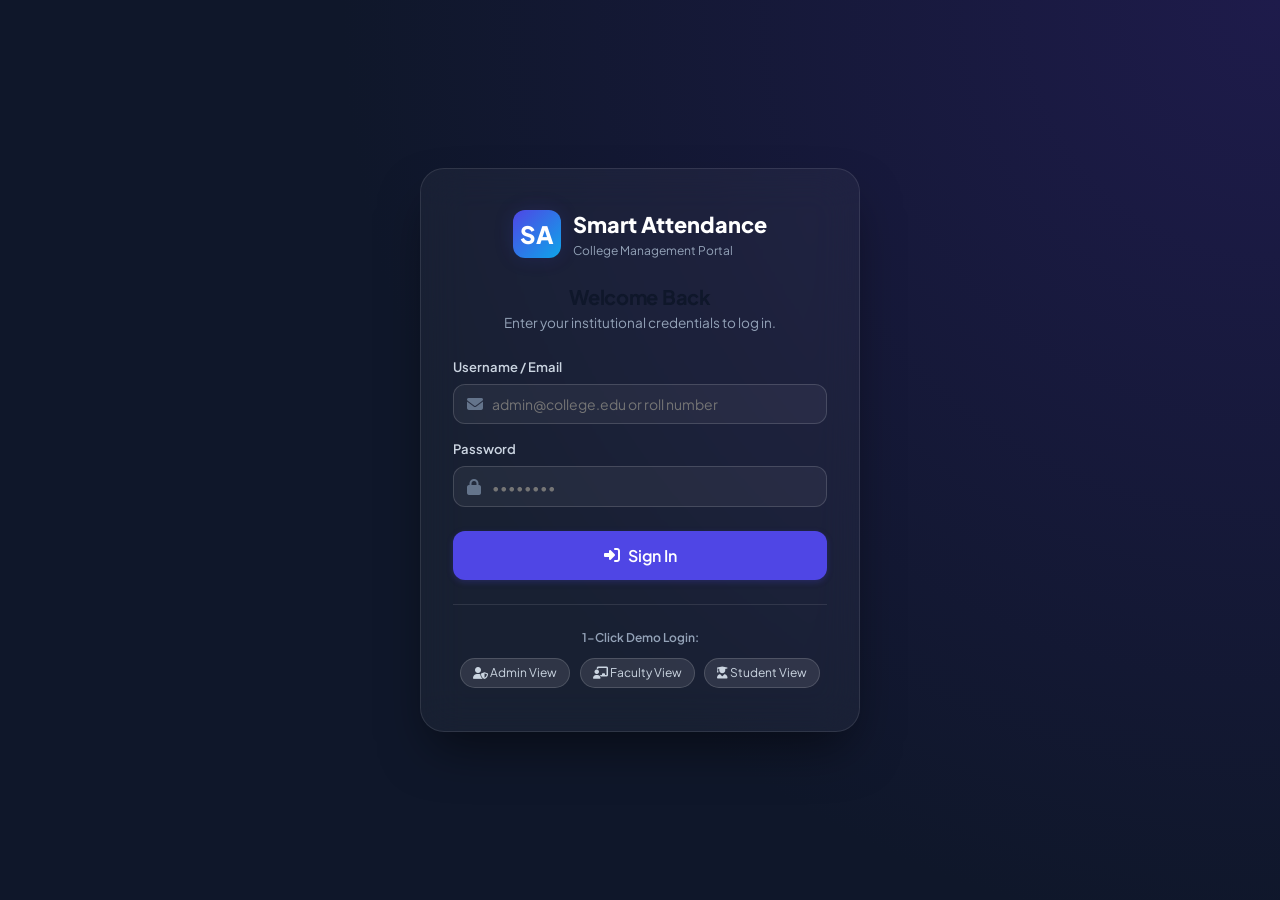
<file: frontend/index.html>
<!DOCTYPE html>
<html lang="en">
<head>
  <meta charset="UTF-8">
  <meta name="viewport" content="width=device-width, initial-scale=1.0">
  <title>Smart Attendance Management System</title>
  <style>
    body {
      background-color: #0f172a;
      color: #ffffff;
      font-family: system-ui, -apple-system, sans-serif;
      display: flex;
      align-items: center;
      justify-content: center;
      height: 100vh;
      margin: 0;
    }
    .loading-box {
      text-align: center;
    }
    .spinner {
      border: 4px solid rgba(255,255,255,0.1);
      width: 40px;
      height: 40px;
      border-radius: 50%;
      border-left-color: #6366f1;
      animation: spin 1s linear infinite;
      margin: 0 auto 1rem;
    }
    @keyframes spin {
      0% { transform: rotate(0deg); }
      100% { transform: rotate(360deg); }
    }
  </style>
</head>
<body>
  <div class="loading-box">
    <div class="spinner"></div>
    <div>Loading Smart Attendance System...</div>
  </div>

  <script src="js/mock-data.js"></script>
  <script src="js/api.js"></script>
  <script src="js/auth.js"></script>
  <script>
    document.addEventListener('DOMContentLoaded', () => {
      if (!AuthService.isAuthenticated()) {
        window.location.href = 'pages/login.html';
      } else {
        const user = AuthService.getCurrentUser();
        if (user.role === 'ADMIN') window.location.href = 'pages/admin-dashboard.html';
        else if (user.role === 'FACULTY') window.location.href = 'pages/faculty-dashboard.html';
        else window.location.href = 'pages/student-dashboard.html';
      }
    });
  </script>
</body>
</html>
</file>
<file: frontend/css/main.css>
/* ==========================================================================
   Smart Attendance Management System - Main Design System & CSS Variables
   ========================================================================== */

@import url('https://fonts.googleapis.com/css2?family=Plus+Jakarta+Sans:wght@300;400;500;600;700;800&display=swap');

:root {
  /* Color Palette - Premium Slate & Electric Indigo Theme */
  --bg-main: #f8fafc;
  --bg-surface: #ffffff;
  --bg-surface-elevated: #ffffff;
  --bg-sidebar: #0f172a;
  --bg-sidebar-hover: #1e293b;
  --bg-sidebar-active: #334155;
  
  --text-primary: #0f172a;
  --text-secondary: #475569;
  --text-muted: #94a3b8;
  --text-inverse: #ffffff;
  --text-sidebar: #cbd5e1;
  --text-sidebar-active: #ffffff;

  --primary: #4f46e5;
  --primary-hover: #4338ca;
  --primary-light: #eef2ff;
  --primary-glow: rgba(79, 70, 229, 0.25);

  --secondary: #0ea5e9;
  --secondary-hover: #0284c7;
  --secondary-light: #e0f2fe;

  --success: #10b981;
  --success-hover: #059669;
  --success-light: #d1fae5;
  --success-glow: rgba(16, 185, 129, 0.25);

  --warning: #f59e0b;
  --warning-hover: #d97706;
  --warning-light: #fef3c7;

  --danger: #ef4444;
  --danger-hover: #dc2626;
  --danger-light: #fee2e2;
  --danger-glow: rgba(239, 68, 68, 0.25);

  --border-color: #e2e8f0;
  --border-color-subtle: #f1f5f9;
  --border-radius-sm: 8px;
  --border-radius-md: 12px;
  --border-radius-lg: 16px;
  --border-radius-xl: 24px;
  --border-radius-full: 9999px;

  /* Shadows */
  --shadow-sm: 0 1px 2px 0 rgba(0, 0, 0, 0.05);
  --shadow-md: 0 4px 6px -1px rgba(0, 0, 0, 0.07), 0 2px 4px -2px rgba(0, 0, 0, 0.05);
  --shadow-lg: 0 10px 15px -3px rgba(0, 0, 0, 0.08), 0 4px 6px -4px rgba(0, 0, 0, 0.04);
  --shadow-xl: 0 20px 25px -5px rgba(0, 0, 0, 0.1), 0 8px 10px -6px rgba(0, 0, 0, 0.04);
  --shadow-glow: 0 0 20px rgba(79, 70, 229, 0.15);

  /* Glassmorphism & Transitions */
  --glass-bg: rgba(255, 255, 255, 0.75);
  --glass-border: rgba(255, 255, 255, 0.4);
  --glass-backdrop: blur(16px);
  --transition-fast: all 0.15s cubic-bezier(0.4, 0, 0.2, 1);
  --transition-normal: all 0.25s cubic-bezier(0.4, 0, 0.2, 1);
  --transition-slow: all 0.35s cubic-bezier(0.4, 0, 0.2, 1);

  /* Layout dimensions */
  --sidebar-width: 260px;
  --sidebar-collapsed-width: 80px;
  --header-height: 70px;
  --font-family: 'Plus Jakarta Sans', -apple-system, BlinkMacSystemFont, 'Segoe UI', Roboto, sans-serif;
}

/* Dark Mode Overrides */
[data-theme="dark"] {
  --bg-main: #0b0f17;
  --bg-surface: #151c2c;
  --bg-surface-elevated: #1e293b;
  --bg-sidebar: #090d16;
  --bg-sidebar-hover: #151c2c;
  --bg-sidebar-active: #1e293b;

  --text-primary: #f8fafc;
  --text-secondary: #94a3b8;
  --text-muted: #64748b;
  --text-inverse: #0f172a;
  
  --border-color: #1e293b;
  --border-color-subtle: #151c2c;

  --glass-bg: rgba(21, 28, 44, 0.85);
  --glass-border: rgba(255, 255, 255, 0.08);

  --shadow-sm: 0 1px 2px 0 rgba(0, 0, 0, 0.3);
  --shadow-md: 0 4px 6px -1px rgba(0, 0, 0, 0.4);
  --shadow-lg: 0 10px 15px -3px rgba(0, 0, 0, 0.5);
}

/* CSS Reset & Global Base Styles */
*, *::before, *::after {
  box-sizing: border-box;
  margin: 0;
  padding: 0;
}

html, body {
  height: 100%;
  font-family: var(--font-family);
  background-color: var(--bg-main);
  color: var(--text-primary);
  line-height: 1.5;
  -webkit-font-smoothing: antialiased;
  -moz-osx-font-smoothing: grayscale;
}

a {
  color: var(--primary);
  text-decoration: none;
  transition: var(--transition-fast);
}

a:hover {
  color: var(--primary-hover);
}

button, input, select, textarea {
  font-family: inherit;
  font-size: inherit;
}

button {
  cursor: pointer;
  border: none;
  outline: none;
  background: none;
}

/* Typography Utilities */
h1, h2, h3, h4, h5, h6 {
  font-weight: 700;
  color: var(--text-primary);
  line-height: 1.25;
}

h1 { font-size: 1.875rem; letter-spacing: -0.02em; }
h2 { font-size: 1.5rem; letter-spacing: -0.015em; }
h3 { font-size: 1.25rem; letter-spacing: -0.01em; }
h4 { font-size: 1.125rem; }
h5 { font-size: 1rem; }
h6 { font-size: 0.875rem; }

.text-muted { color: var(--text-muted); }
.text-secondary { color: var(--text-secondary); }
.text-primary { color: var(--primary); }
.text-success { color: var(--success); }
.text-warning { color: var(--warning); }
.text-danger { color: var(--danger); }
.font-semibold { font-weight: 600; }
.font-bold { font-weight: 700; }

/* Micro Animations */
@keyframes fadeIn {
  from { opacity: 0; transform: translateY(8px); }
  to { opacity: 1; transform: translateY(0); }
}

@keyframes slideInRight {
  from { opacity: 0; transform: translateX(20px); }
  to { opacity: 1; transform: translateX(0); }
}

@keyframes pulseGlow {
  0%, 100% { opacity: 1; transform: scale(1); }
  50% { opacity: 0.7; transform: scale(1.05); }
}

.animate-fade-in {
  animation: fadeIn 0.35s ease-out forwards;
}

.animate-pulse {
  animation: pulseGlow 2s infinite ease-in-out;
}

/* Utility Layout Classes */
.flex { display: flex; }
.flex-col { flex-direction: column; }
.items-center { align-items: center; }
.justify-between { justify-content: space-between; }
.justify-center { justify-content: center; }
.justify-end { justify-content: flex-end; }
.gap-1 { gap: 0.25rem; }
.gap-2 { gap: 0.5rem; }
.gap-3 { gap: 0.75rem; }
.gap-4 { gap: 1rem; }
.gap-6 { gap: 1.5rem; }
.grid { display: grid; }
.w-full { width: 100%; }

/* Scrollbar Styling */
::-webkit-scrollbar {
  width: 6px;
  height: 6px;
}
::-webkit-scrollbar-track {
  background: transparent;
}
::-webkit-scrollbar-thumb {
  background: var(--text-muted);
  border-radius: var(--border-radius-full);
  opacity: 0.5;
}
::-webkit-scrollbar-thumb:hover {
  background: var(--text-secondary);
}
</file>
<file: frontend/css/layout.css>
/* ==========================================================================
   Smart Attendance Management System - Layout & Sidebar CSS
   ========================================================================== */

/* Main App Shell Layout */
.app-shell {
  display: flex;
  min-height: 100vh;
  width: 100vw;
  overflow-x: hidden;
  background-color: var(--bg-main);
}

/* Sidebar Styles */
.sidebar {
  width: var(--sidebar-width);
  background-color: var(--bg-sidebar);
  color: var(--text-sidebar);
  display: flex;
  flex-direction: column;
  position: fixed;
  top: 0;
  bottom: 0;
  left: 0;
  z-index: 100;
  transition: var(--transition-normal);
  box-shadow: var(--shadow-lg);
}

.sidebar-header {
  height: var(--header-height);
  padding: 0 1.5rem;
  display: flex;
  align-items: center;
  gap: 0.75rem;
  border-bottom: 1px solid rgba(255, 255, 255, 0.08);
}

.sidebar-logo {
  width: 38px;
  height: 38px;
  background: linear-gradient(135deg, var(--primary), var(--secondary));
  border-radius: var(--border-radius-md);
  display: flex;
  align-items: center;
  justify-content: center;
  color: #ffffff;
  font-weight: 800;
  font-size: 1.2rem;
  box-shadow: var(--shadow-glow);
}

.sidebar-title-box {
  display: flex;
  flex-direction: column;
}

.sidebar-title {
  color: #ffffff;
  font-size: 1rem;
  font-weight: 700;
  line-height: 1.2;
  letter-spacing: -0.01em;
}

.sidebar-subtitle {
  font-size: 0.7rem;
  color: var(--text-muted);
  text-transform: uppercase;
  letter-spacing: 0.05em;
  font-weight: 600;
}

.sidebar-menu {
  flex: 1;
  padding: 1.25rem 0.75rem;
  overflow-y: auto;
  display: flex;
  flex-direction: column;
  gap: 0.25rem;
}

.menu-category {
  font-size: 0.6875rem;
  text-transform: uppercase;
  letter-spacing: 0.08em;
  color: var(--text-muted);
  font-weight: 700;
  padding: 0.75rem 0.875rem 0.375rem;
  margin-top: 0.5rem;
}

.nav-item {
  display: flex;
  align-items: center;
  gap: 0.875rem;
  padding: 0.75rem 0.875rem;
  color: var(--text-sidebar);
  border-radius: var(--border-radius-md);
  font-size: 0.875rem;
  font-weight: 500;
  transition: var(--transition-fast);
  text-decoration: none;
  position: relative;
}

.nav-item i {
  font-size: 1.15rem;
  width: 22px;
  text-align: center;
  color: var(--text-muted);
  transition: var(--transition-fast);
}

.nav-item:hover {
  background-color: var(--bg-sidebar-hover);
  color: #ffffff;
}

.nav-item:hover i {
  color: var(--secondary);
}

.nav-item.active {
  background: linear-gradient(90deg, var(--primary) 0%, rgba(79, 70, 229, 0.8) 100%);
  color: #ffffff;
  font-weight: 600;
  box-shadow: 0 4px 12px rgba(79, 70, 229, 0.3);
}

.nav-item.active i {
  color: #ffffff;
}

.nav-badge {
  margin-left: auto;
  background-color: var(--danger);
  color: #ffffff;
  font-size: 0.7rem;
  font-weight: 700;
  padding: 0.15rem 0.5rem;
  border-radius: var(--border-radius-full);
}

/* User Card in Sidebar Footer */
.sidebar-footer {
  padding: 1rem;
  border-top: 1px solid rgba(255, 255, 255, 0.08);
  background-color: rgba(0, 0, 0, 0.15);
}

.user-profile-card {
  display: flex;
  align-items: center;
  gap: 0.75rem;
  padding: 0.5rem;
  border-radius: var(--border-radius-md);
  background-color: var(--bg-sidebar-hover);
}

.user-avatar {
  width: 36px;
  height: 36px;
  border-radius: var(--border-radius-full);
  background: linear-gradient(135deg, #6366f1, #a855f7);
  display: flex;
  align-items: center;
  justify-content: center;
  color: #ffffff;
  font-weight: 700;
  font-size: 0.875rem;
  flex-shrink: 0;
}

.user-info {
  display: flex;
  flex-direction: column;
  overflow: hidden;
}

.user-name {
  color: #ffffff;
  font-size: 0.85rem;
  font-weight: 600;
  white-space: nowrap;
  overflow: hidden;
  text-overflow: ellipsis;
}

.user-role-badge {
  font-size: 0.65rem;
  font-weight: 700;
  text-transform: uppercase;
  letter-spacing: 0.04em;
  color: var(--secondary);
}

.logout-btn {
  margin-left: auto;
  color: var(--text-muted);
  padding: 0.4rem;
  border-radius: var(--border-radius-sm);
  transition: var(--transition-fast);
}

.logout-btn:hover {
  color: var(--danger);
  background-color: rgba(239, 68, 68, 0.15);
}

/* Main Content Area */
.main-wrapper {
  margin-left: var(--sidebar-width);
  flex: 1;
  display: flex;
  flex-direction: column;
  min-height: 100vh;
  width: calc(100% - var(--sidebar-width));
  transition: var(--transition-normal);
}

/* Top Header Bar */
.top-header {
  height: var(--header-height);
  background-color: var(--bg-surface);
  border-bottom: 1px solid var(--border-color);
  display: flex;
  align-items: center;
  justify-content: space-between;
  padding: 0 2rem;
  position: sticky;
  top: 0;
  z-index: 90;
  backdrop-filter: var(--glass-backdrop);
}

.header-left {
  display: flex;
  align-items: center;
  gap: 1rem;
}

.page-title {
  font-size: 1.25rem;
  font-weight: 700;
  color: var(--text-primary);
}

.page-breadcrumb {
  font-size: 0.8rem;
  color: var(--text-muted);
  display: flex;
  align-items: center;
  gap: 0.35rem;
}

.header-right {
  display: flex;
  align-items: center;
  gap: 1rem;
}

.role-switcher-dropdown {
  display: flex;
  align-items: center;
  gap: 0.5rem;
  background-color: var(--primary-light);
  padding: 0.35rem 0.75rem;
  border-radius: var(--border-radius-full);
  border: 1px solid rgba(79, 70, 229, 0.2);
}

.role-switcher-dropdown label {
  font-size: 0.75rem;
  font-weight: 700;
  color: var(--primary);
}

.role-switcher-dropdown select {
  background: transparent;
  border: none;
  font-size: 0.8rem;
  font-weight: 700;
  color: var(--primary-hover);
  cursor: pointer;
  outline: none;
}

.header-btn {
  width: 40px;
  height: 40px;
  border-radius: var(--border-radius-full);
  background-color: var(--bg-main);
  border: 1px solid var(--border-color);
  display: flex;
  align-items: center;
  justify-content: center;
  color: var(--text-secondary);
  position: relative;
  transition: var(--transition-fast);
}

.header-btn:hover {
  background-color: var(--bg-surface-elevated);
  color: var(--primary);
  border-color: var(--primary);
}

.header-btn .notification-dot {
  position: absolute;
  top: 8px;
  right: 8px;
  width: 8px;
  height: 8px;
  background-color: var(--danger);
  border-radius: var(--border-radius-full);
  border: 2px solid var(--bg-surface);
}

/* Main Container Content */
.main-content {
  padding: 2rem;
  flex: 1;
  display: flex;
  flex-direction: column;
  gap: 1.5rem;
  max-width: 1600px;
  width: 100%;
  margin: 0 auto;
}

/* Footer */
.app-footer {
  padding: 1.25rem 2rem;
  border-top: 1px solid var(--border-color);
  background-color: var(--bg-surface);
  display: flex;
  align-items: center;
  justify-content: space-between;
  font-size: 0.8rem;
  color: var(--text-muted);
}

/* Responsive adjustments */
@media (max-width: 1024px) {
  .sidebar {
    width: var(--sidebar-collapsed-width);
  }
  .sidebar-title-box, .sidebar-subtitle, .menu-category, .nav-item span, .user-info, .sidebar-header span {
    display: none;
  }
  .main-wrapper {
    margin-left: var(--sidebar-collapsed-width);
    width: calc(100% - var(--sidebar-collapsed-width));
  }
  .nav-item {
    justify-content: center;
    padding: 0.875rem;
  }
  .nav-item i {
    font-size: 1.3rem;
  }
}

@media (max-width: 640px) {
  .main-content {
    padding: 1rem;
  }
  .top-header {
    padding: 0 1rem;
  }
  .role-switcher-dropdown label {
    display: none;
  }
}
</file>
<file: frontend/css/dashboard.css>
/* ==========================================================================
   Smart Attendance Management System - Dashboard & Metric CSS
   ========================================================================== */

/* Metric Card Grid */
.metrics-grid {
  display: grid;
  grid-template-columns: repeat(auto-fit, minmax(240px, 1fr));
  gap: 1.25rem;
}

.metric-card {
  background-color: var(--bg-surface);
  border: 1px solid var(--border-color);
  border-radius: var(--border-radius-lg);
  padding: 1.25rem 1.5rem;
  display: flex;
  align-items: center;
  justify-content: space-between;
  box-shadow: var(--shadow-sm);
  transition: var(--transition-normal);
  position: relative;
  overflow: hidden;
}

.metric-card:hover {
  transform: translateY(-3px);
  box-shadow: var(--shadow-md);
  border-color: var(--primary-light);
}

.metric-card::before {
  content: '';
  position: absolute;
  top: 0;
  left: 0;
  width: 4px;
  height: 100%;
  background-color: var(--primary);
}

.metric-card.success::before { background-color: var(--success); }
.metric-card.warning::before { background-color: var(--warning); }
.metric-card.danger::before { background-color: var(--danger); }
.metric-card.info::before { background-color: var(--secondary); }

.metric-info {
  display: flex;
  flex-direction: column;
  gap: 0.25rem;
}

.metric-label {
  font-size: 0.8125rem;
  color: var(--text-muted);
  font-weight: 600;
  text-transform: uppercase;
  letter-spacing: 0.03em;
}

.metric-value {
  font-size: 1.75rem;
  font-weight: 800;
  color: var(--text-primary);
  line-height: 1.1;
}

.metric-subtext {
  font-size: 0.75rem;
  color: var(--text-secondary);
  display: flex;
  align-items: center;
  gap: 0.35rem;
  margin-top: 0.25rem;
}

.metric-icon {
  width: 48px;
  height: 48px;
  border-radius: var(--border-radius-md);
  display: flex;
  align-items: center;
  justify-content: center;
  font-size: 1.5rem;
  background-color: var(--primary-light);
  color: var(--primary);
  flex-shrink: 0;
}

.metric-card.success .metric-icon { background-color: var(--success-light); color: var(--success); }
.metric-card.warning .metric-icon { background-color: var(--warning-light); color: var(--warning); }
.metric-card.danger .metric-icon { background-color: var(--danger-light); color: var(--danger); }
.metric-card.info .metric-icon { background-color: var(--secondary-light); color: var(--secondary); }

/* Warning Banner for Low Attendance */
.alert-banner {
  background: linear-gradient(135deg, rgba(239, 68, 68, 0.08) 0%, rgba(245, 158, 11, 0.08) 100%);
  border: 1px solid rgba(239, 68, 68, 0.3);
  border-radius: var(--border-radius-lg);
  padding: 1.25rem 1.5rem;
  display: flex;
  align-items: center;
  gap: 1.25rem;
  box-shadow: var(--shadow-sm);
}

.alert-icon {
  width: 44px;
  height: 44px;
  background-color: var(--danger-light);
  color: var(--danger);
  border-radius: var(--border-radius-full);
  display: flex;
  align-items: center;
  justify-content: center;
  font-size: 1.4rem;
  flex-shrink: 0;
}

.alert-content {
  flex: 1;
}

.alert-title {
  font-size: 1rem;
  font-weight: 700;
  color: var(--danger);
  margin-bottom: 0.2rem;
}

.alert-desc {
  font-size: 0.85rem;
  color: var(--text-secondary);
}

/* Gauge / Progress Ring Widget */
.progress-ring-container {
  display: flex;
  align-items: center;
  justify-content: center;
  position: relative;
  width: 140px;
  height: 140px;
}

.progress-ring-text {
  position: absolute;
  text-align: center;
  display: flex;
  flex-direction: column;
}

.progress-ring-percentage {
  font-size: 1.75rem;
  font-weight: 800;
  color: var(--text-primary);
}

.progress-ring-label {
  font-size: 0.7rem;
  color: var(--text-muted);
  text-transform: uppercase;
  font-weight: 700;
}

/* Activity Timeline */
.timeline {
  display: flex;
  flex-direction: column;
  gap: 1rem;
  position: relative;
  padding-left: 1.5rem;
}

.timeline::before {
  content: '';
  position: absolute;
  left: 6px;
  top: 6px;
  bottom: 6px;
  width: 2px;
  background-color: var(--border-color);
}

.timeline-item {
  position: relative;
  display: flex;
  flex-direction: column;
  gap: 0.2rem;
}

.timeline-dot {
  position: absolute;
  left: -1.5rem;
  top: 4px;
  width: 14px;
  height: 14px;
  border-radius: var(--border-radius-full);
  background-color: var(--primary);
  border: 3px solid var(--bg-surface);
  box-shadow: 0 0 0 1px var(--border-color);
}

.timeline-dot.success { background-color: var(--success); }
.timeline-dot.warning { background-color: var(--warning); }
.timeline-dot.danger { background-color: var(--danger); }

.timeline-title {
  font-size: 0.875rem;
  font-weight: 600;
  color: var(--text-primary);
}

.timeline-time {
  font-size: 0.75rem;
  color: var(--text-muted);
}

/* Dashboard Section Grid */
.dashboard-grid-2 {
  display: grid;
  grid-template-columns: 2fr 1fr;
  gap: 1.5rem;
}

.dashboard-grid-3 {
  display: grid;
  grid-template-columns: repeat(3, 1fr);
  gap: 1.5rem;
}

@media (max-width: 1024px) {
  .dashboard-grid-2, .dashboard-grid-3 {
    grid-template-columns: 1fr;
  }
}
</file>
<file: frontend/css/components.css>
/* ==========================================================================
   Smart Attendance Management System - UI Components CSS
   ========================================================================== */

/* Standard Card Container */
.card {
  background-color: var(--bg-surface);
  border: 1px solid var(--border-color);
  border-radius: var(--border-radius-lg);
  box-shadow: var(--shadow-sm);
  display: flex;
  flex-direction: column;
  overflow: hidden;
}

.card-header {
  padding: 1.25rem 1.5rem;
  border-bottom: 1px solid var(--border-color);
  display: flex;
  align-items: center;
  justify-content: space-between;
  background-color: var(--bg-surface);
}

.card-title {
  font-size: 1.05rem;
  font-weight: 700;
  color: var(--text-primary);
  display: flex;
  align-items: center;
  gap: 0.5rem;
}

.card-body {
  padding: 1.5rem;
  flex: 1;
}

.card-footer {
  padding: 1rem 1.5rem;
  border-top: 1px solid var(--border-color);
  background-color: var(--bg-main);
  display: flex;
  align-items: center;
  justify-content: space-between;
}

/* Buttons */
.btn {
  display: inline-flex;
  align-items: center;
  justify-content: center;
  gap: 0.5rem;
  padding: 0.6rem 1.2rem;
  border-radius: var(--border-radius-md);
  font-size: 0.875rem;
  font-weight: 600;
  transition: var(--transition-fast);
  cursor: pointer;
  white-space: nowrap;
  border: 1px solid transparent;
}

.btn-sm {
  padding: 0.4rem 0.85rem;
  font-size: 0.8rem;
  border-radius: var(--border-radius-sm);
}

.btn-lg {
  padding: 0.8rem 1.6rem;
  font-size: 1rem;
  border-radius: var(--border-radius-md);
}

.btn-primary {
  background-color: var(--primary);
  color: #ffffff;
  box-shadow: 0 2px 6px rgba(79, 70, 229, 0.25);
}
.btn-primary:hover {
  background-color: var(--primary-hover);
  color: #ffffff;
  box-shadow: 0 4px 12px rgba(79, 70, 229, 0.35);
}

.btn-secondary {
  background-color: var(--bg-surface);
  border-color: var(--border-color);
  color: var(--text-primary);
}
.btn-secondary:hover {
  background-color: var(--bg-main);
  border-color: var(--text-muted);
}

.btn-success {
  background-color: var(--success);
  color: #ffffff;
}
.btn-success:hover {
  background-color: var(--success-hover);
}

.btn-danger {
  background-color: var(--danger);
  color: #ffffff;
}
.btn-danger:hover {
  background-color: var(--danger-hover);
}

.btn-outline-danger {
  background-color: transparent;
  border-color: var(--danger);
  color: var(--danger);
}
.btn-outline-danger:hover {
  background-color: var(--danger);
  color: #ffffff;
}

.btn-icon {
  width: 36px;
  height: 36px;
  padding: 0;
  border-radius: var(--border-radius-md);
  display: inline-flex;
  align-items: center;
  justify-content: center;
}

/* Badges & Pills */
.badge {
  display: inline-flex;
  align-items: center;
  gap: 0.35rem;
  padding: 0.25rem 0.65rem;
  border-radius: var(--border-radius-full);
  font-size: 0.75rem;
  font-weight: 700;
  letter-spacing: 0.02em;
  white-space: nowrap;
}

.badge-success { background-color: var(--success-light); color: var(--success-hover); }
.badge-danger { background-color: var(--danger-light); color: var(--danger-hover); }
.badge-warning { background-color: var(--warning-light); color: var(--warning-hover); }
.badge-info { background-color: var(--secondary-light); color: var(--secondary-hover); }
.badge-neutral { background-color: var(--bg-main); color: var(--text-secondary); border: 1px solid var(--border-color); }

/* Forms & Inputs */
.form-group {
  display: flex;
  flex-direction: column;
  gap: 0.4rem;
  margin-bottom: 1rem;
}

.form-label {
  font-size: 0.8125rem;
  font-weight: 600;
  color: var(--text-secondary);
}

.form-control, .form-select, .form-textarea {
  width: 100%;
  padding: 0.65rem 0.9rem;
  background-color: var(--bg-surface);
  border: 1px solid var(--border-color);
  border-radius: var(--border-radius-md);
  color: var(--text-primary);
  font-size: 0.875rem;
  transition: var(--transition-fast);
  outline: none;
}

.form-control:focus, .form-select:focus, .form-textarea:focus {
  border-color: var(--primary);
  box-shadow: 0 0 0 3px var(--primary-glow);
}

.form-select {
  cursor: pointer;
}

.form-row {
  display: grid;
  grid-template-columns: repeat(auto-fit, minmax(200px, 1fr));
  gap: 1rem;
}

/* Filter & Search Toolbar */
.toolbar {
  display: flex;
  align-items: center;
  justify-content: space-between;
  gap: 1rem;
  flex-wrap: wrap;
  margin-bottom: 1.25rem;
}

.search-box {
  position: relative;
  min-width: 260px;
  flex: 1;
  max-width: 400px;
}

.search-box input {
  padding-left: 2.4rem;
}

.search-box i {
  position: absolute;
  left: 0.85rem;
  top: 50%;
  transform: translateY(-50%);
  color: var(--text-muted);
}

.filter-group {
  display: flex;
  align-items: center;
  gap: 0.75rem;
  flex-wrap: wrap;
}

/* Data Tables */
.table-responsive {
  width: 100%;
  overflow-x: auto;
  border-radius: var(--border-radius-md);
  border: 1px solid var(--border-color);
}

.data-table {
  width: 100%;
  border-collapse: collapse;
  text-align: left;
  font-size: 0.875rem;
}

.data-table th {
  background-color: var(--bg-main);
  color: var(--text-secondary);
  font-weight: 700;
  font-size: 0.75rem;
  text-transform: uppercase;
  letter-spacing: 0.05em;
  padding: 0.85rem 1.25rem;
  border-bottom: 1px solid var(--border-color);
  white-space: nowrap;
}

.data-table td {
  padding: 1rem 1.25rem;
  border-bottom: 1px solid var(--border-color);
  color: var(--text-primary);
  vertical-align: middle;
}

.data-table tbody tr {
  transition: var(--transition-fast);
}

.data-table tbody tr:hover {
  background-color: rgba(79, 70, 229, 0.02);
}

.data-table tbody tr:last-child td {
  border-bottom: none;
}

/* Pagination */
.pagination {
  display: flex;
  align-items: center;
  gap: 0.5rem;
}

.page-link {
  padding: 0.4rem 0.75rem;
  border-radius: var(--border-radius-sm);
  border: 1px solid var(--border-color);
  background-color: var(--bg-surface);
  color: var(--text-secondary);
  font-size: 0.8rem;
  font-weight: 600;
  cursor: pointer;
}

.page-link.active {
  background-color: var(--primary);
  color: #ffffff;
  border-color: var(--primary);
}

/* Tabs */
.tabs {
  display: flex;
  align-items: center;
  gap: 0.5rem;
  border-bottom: 1px solid var(--border-color);
  margin-bottom: 1.5rem;
}

.tab-item {
  padding: 0.75rem 1.25rem;
  font-weight: 600;
  font-size: 0.875rem;
  color: var(--text-secondary);
  border-bottom: 2px solid transparent;
  cursor: pointer;
  transition: var(--transition-fast);
}

.tab-item:hover {
  color: var(--primary);
}

.tab-item.active {
  color: var(--primary);
  border-bottom-color: var(--primary);
}

/* Modal Windows */
.modal-overlay {
  position: fixed;
  top: 0;
  left: 0;
  right: 0;
  bottom: 0;
  background-color: rgba(15, 23, 42, 0.6);
  backdrop-filter: blur(4px);
  z-index: 999;
  display: flex;
  align-items: center;
  justify-content: center;
  padding: 1.5rem;
  opacity: 0;
  visibility: hidden;
  transition: var(--transition-normal);
}

.modal-overlay.active {
  opacity: 1;
  visibility: visible;
}

.modal-container {
  background-color: var(--bg-surface);
  border: 1px solid var(--border-color);
  border-radius: var(--border-radius-xl);
  box-shadow: var(--shadow-xl);
  width: 100%;
  max-width: 550px;
  max-height: 90vh;
  overflow-y: auto;
  transform: translateY(20px);
  transition: var(--transition-normal);
}

.modal-overlay.active .modal-container {
  transform: translateY(0);
}

.modal-header {
  padding: 1.25rem 1.5rem;
  border-bottom: 1px solid var(--border-color);
  display: flex;
  align-items: center;
  justify-content: space-between;
}

.modal-title {
  font-size: 1.15rem;
  font-weight: 700;
}

.modal-close {
  color: var(--text-muted);
  font-size: 1.25rem;
  transition: var(--transition-fast);
  padding: 0.25rem;
}

.modal-close:hover {
  color: var(--danger);
}

.modal-body {
  padding: 1.5rem;
}

.modal-footer {
  padding: 1rem 1.5rem;
  border-top: 1px solid var(--border-color);
  display: flex;
  align-items: center;
  justify-content: flex-end;
  gap: 0.75rem;
  background-color: var(--bg-main);
}

/* Toast Notifications */
.toast-container {
  position: fixed;
  bottom: 1.5rem;
  right: 1.5rem;
  z-index: 1000;
  display: flex;
  flex-direction: column;
  gap: 0.75rem;
}

.toast {
  background-color: var(--bg-surface);
  border-left: 4px solid var(--primary);
  border-radius: var(--border-radius-md);
  box-shadow: var(--shadow-lg);
  padding: 0.9rem 1.25rem;
  display: flex;
  align-items: center;
  gap: 0.75rem;
  min-width: 280px;
  animation: slideInRight 0.3s ease-out;
}

.toast.success { border-left-color: var(--success); }
.toast.danger { border-left-color: var(--danger); }
.toast.warning { border-left-color: var(--warning); }

.toast-icon { font-size: 1.2rem; }
.toast.success .toast-icon { color: var(--success); }
.toast.danger .toast-icon { color: var(--danger); }
.toast.warning .toast-icon { color: var(--warning); }

.toast-message {
  font-size: 0.85rem;
  font-weight: 600;
  color: var(--text-primary);
}
</file>
